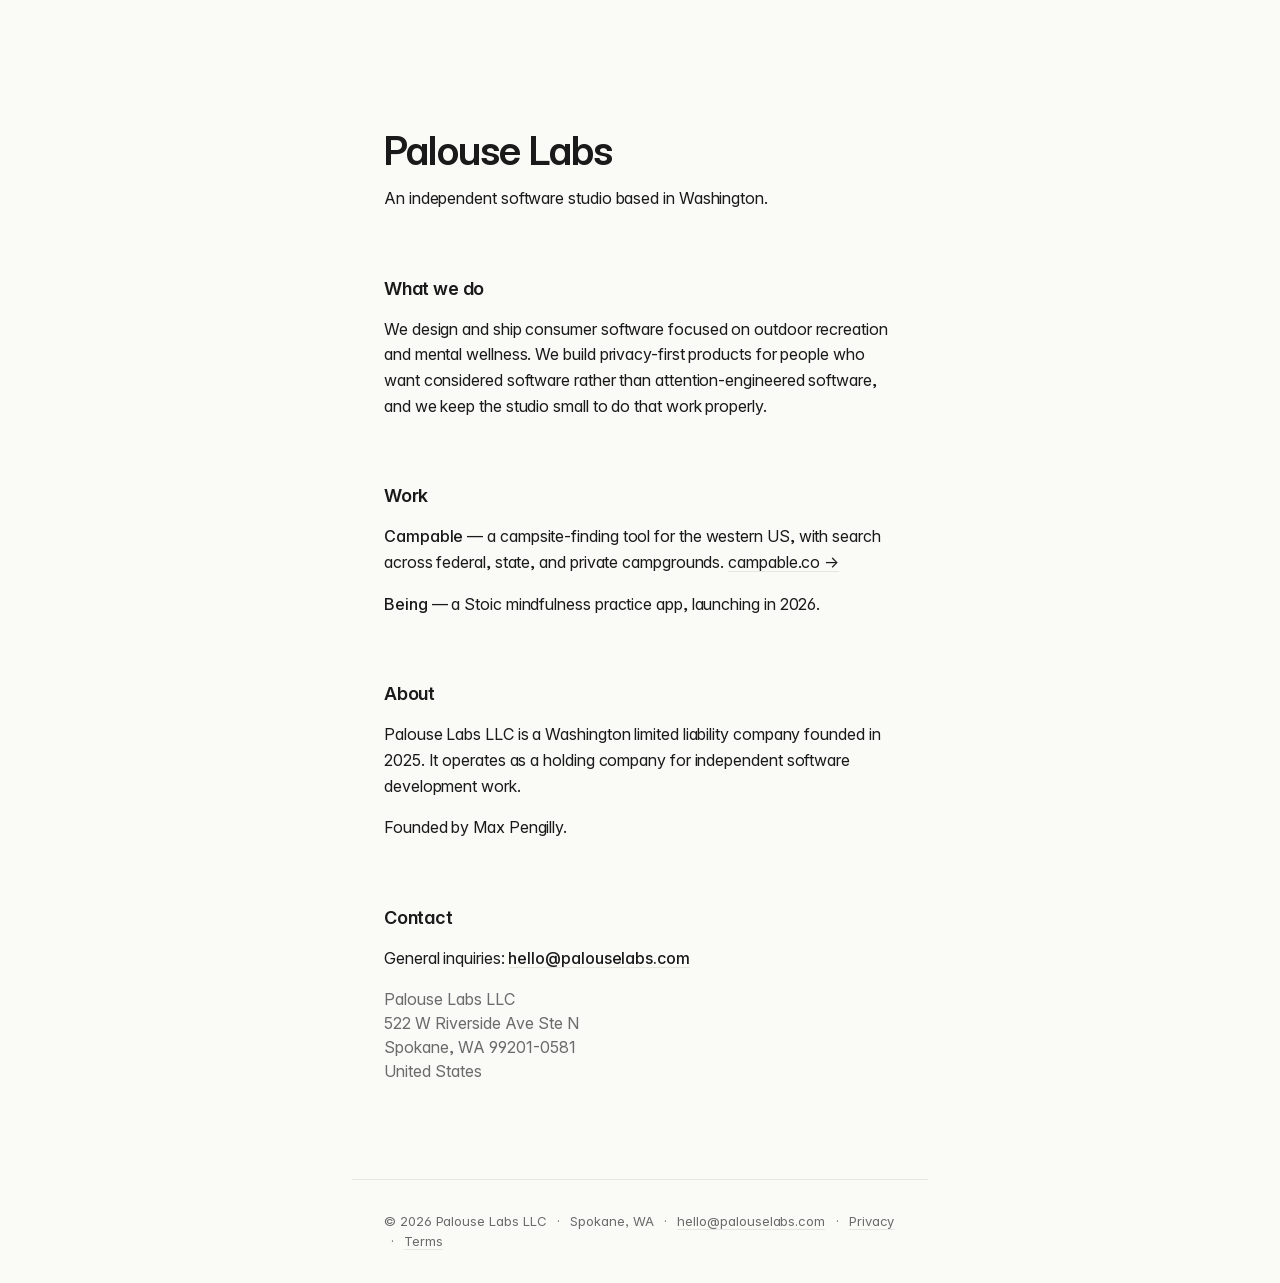
<file: index.html>
<!doctype html>
<html lang="en">
<head>
  <meta charset="utf-8">
  <meta name="viewport" content="width=device-width, initial-scale=1">
  <title>Palouse Labs &mdash; Independent software studio</title>
  <meta name="description" content="Palouse Labs LLC is an independent software studio based in Washington, founded in 2025.">
  <meta name="theme-color" content="#FAFAF7">

  <meta property="og:title" content="Palouse Labs">
  <meta property="og:description" content="An independent software studio based in Washington.">
  <meta property="og:type" content="website">
  <meta property="og:url" content="https://palouselabs.com/">
  <meta property="og:image" content="https://palouselabs.com/og.png">
  <meta property="og:image:width" content="1200">
  <meta property="og:image:height" content="630">
  <meta property="og:site_name" content="Palouse Labs">
  <meta name="twitter:card" content="summary">

  <link rel="canonical" href="https://palouselabs.com/">
  <link rel="icon" href="/favicon.svg" type="image/svg+xml">
  <link rel="icon" href="/favicon.ico" sizes="32x32">
  <link rel="apple-touch-icon" href="/apple-touch-icon.png">

  <link rel="preload" href="/fonts/InterVariable.woff2" as="font" type="font/woff2" crossorigin>
  <link rel="stylesheet" href="/styles.css">
</head>
<body>
  <main>
    <section class="hero">
      <h1>Palouse Labs</h1>
      <p class="lede">An independent software studio based in Washington.</p>
    </section>

    <section>
      <h2>What we do</h2>
      <p>We design and ship consumer software focused on outdoor recreation and mental wellness. We build privacy-first products for people who want considered software rather than attention-engineered software, and we keep the studio small to do that work properly.</p>
    </section>

    <section>
      <h2>Work</h2>
      <p><strong>Campable</strong> &mdash; a campsite-finding tool for the western US, with search across federal, state, and private campgrounds. <a href="https://campable.co">campable.co &rarr;</a></p>
      <p><strong>Being</strong> &mdash; a Stoic mindfulness practice app, launching in 2026.</p>
    </section>

    <section>
      <h2>About</h2>
      <p>Palouse Labs LLC is a Washington limited liability company founded in 2025. It operates as a holding company for independent software development work.</p>
      <p>Founded by Max Pengilly.</p>
    </section>

    <section>
      <h2>Contact</h2>
      <p>General inquiries: <a href="mailto:hello@palouselabs.com"><strong>hello@palouselabs.com</strong></a></p>
      <address>
        Palouse Labs LLC<br>
        522 W Riverside Ave Ste N<br>
        Spokane, WA 99201-0581<br>
        United States
      </address>
    </section>
  </main>

  <footer>
    <p>&copy; 2026 Palouse Labs LLC <span class="sep">&middot;</span> Spokane, WA <span class="sep">&middot;</span> <a href="mailto:hello@palouselabs.com">hello@palouselabs.com</a> <span class="sep">&middot;</span> <a href="/privacy">Privacy</a> <span class="sep">&middot;</span> <a href="/terms">Terms</a></p>
  </footer>
</body>
</html>
</file>
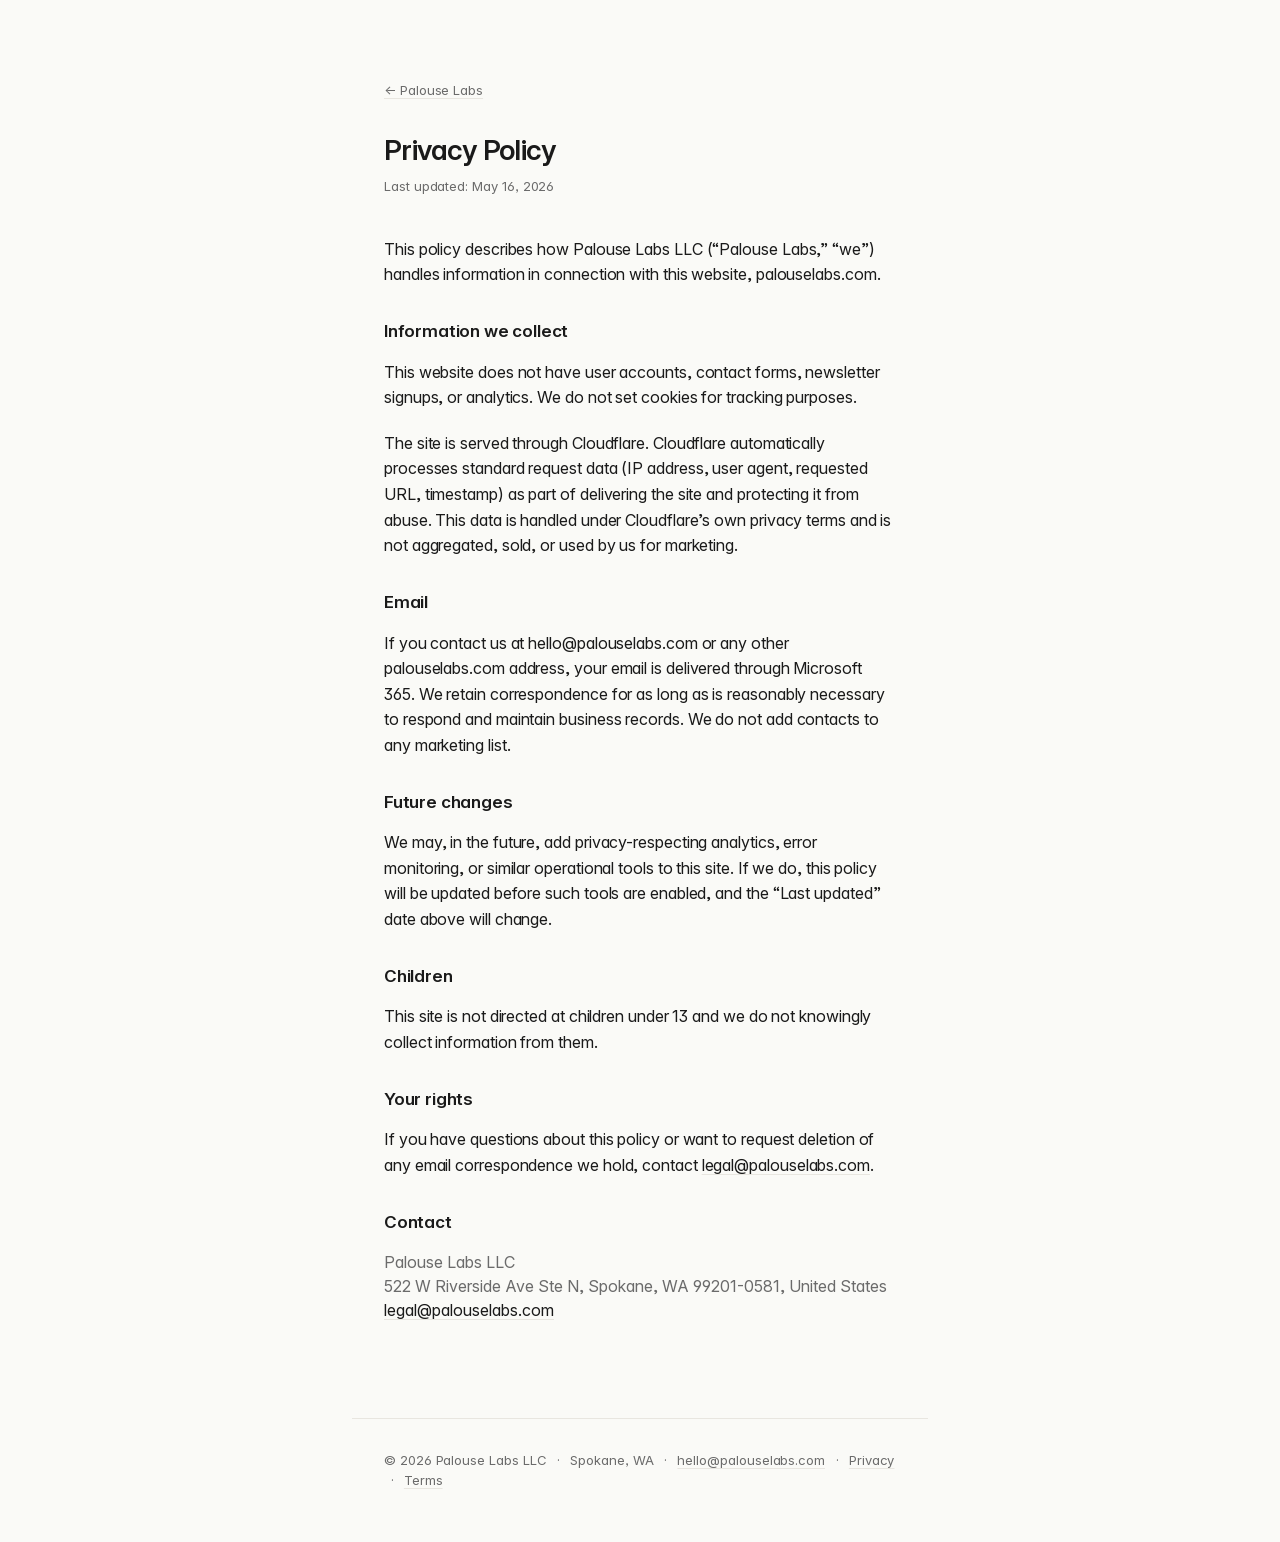
<file: privacy.html>
<!doctype html>
<html lang="en">
<head>
  <meta charset="utf-8">
  <meta name="viewport" content="width=device-width, initial-scale=1">
  <title>Privacy Policy &mdash; Palouse Labs</title>
  <meta name="description" content="How Palouse Labs LLC handles information on palouselabs.com.">
  <meta name="theme-color" content="#FAFAF7">
  <meta name="robots" content="index, follow">

  <link rel="canonical" href="https://palouselabs.com/privacy">
  <link rel="icon" href="/favicon.svg" type="image/svg+xml">
  <link rel="icon" href="/favicon.ico" sizes="32x32">
  <link rel="apple-touch-icon" href="/apple-touch-icon.png">

  <link rel="preload" href="/fonts/InterVariable.woff2" as="font" type="font/woff2" crossorigin>
  <link rel="stylesheet" href="/styles.css">
</head>
<body class="legal">
  <main>
    <p class="back"><a href="/">&larr; Palouse Labs</a></p>

    <h1>Privacy Policy</h1>
    <p class="updated">Last updated: May 16, 2026</p>

    <p>This policy describes how Palouse Labs LLC (&ldquo;Palouse Labs,&rdquo; &ldquo;we&rdquo;) handles information in connection with this website, palouselabs.com.</p>

    <h2>Information we collect</h2>
    <p>This website does not have user accounts, contact forms, newsletter signups, or analytics. We do not set cookies for tracking purposes.</p>
    <p>The site is served through Cloudflare. Cloudflare automatically processes standard request data (IP address, user agent, requested URL, timestamp) as part of delivering the site and protecting it from abuse. This data is handled under Cloudflare&rsquo;s own privacy terms and is not aggregated, sold, or used by us for marketing.</p>

    <h2>Email</h2>
    <p>If you contact us at hello@palouselabs.com or any other palouselabs.com address, your email is delivered through Microsoft 365. We retain correspondence for as long as is reasonably necessary to respond and maintain business records. We do not add contacts to any marketing list.</p>

    <h2>Future changes</h2>
    <p>We may, in the future, add privacy-respecting analytics, error monitoring, or similar operational tools to this site. If we do, this policy will be updated before such tools are enabled, and the &ldquo;Last updated&rdquo; date above will change.</p>

    <h2>Children</h2>
    <p>This site is not directed at children under 13 and we do not knowingly collect information from them.</p>

    <h2>Your rights</h2>
    <p>If you have questions about this policy or want to request deletion of any email correspondence we hold, contact <a href="mailto:legal@palouselabs.com">legal@palouselabs.com</a>.</p>

    <h2>Contact</h2>
    <address>
      Palouse Labs LLC<br>
      522 W Riverside Ave Ste N, Spokane, WA 99201-0581, United States<br>
      <a href="mailto:legal@palouselabs.com">legal@palouselabs.com</a>
    </address>
  </main>

  <footer>
    <p>&copy; 2026 Palouse Labs LLC <span class="sep">&middot;</span> Spokane, WA <span class="sep">&middot;</span> <a href="mailto:hello@palouselabs.com">hello@palouselabs.com</a> <span class="sep">&middot;</span> <a href="/privacy">Privacy</a> <span class="sep">&middot;</span> <a href="/terms">Terms</a></p>
  </footer>
</body>
</html>
</file>
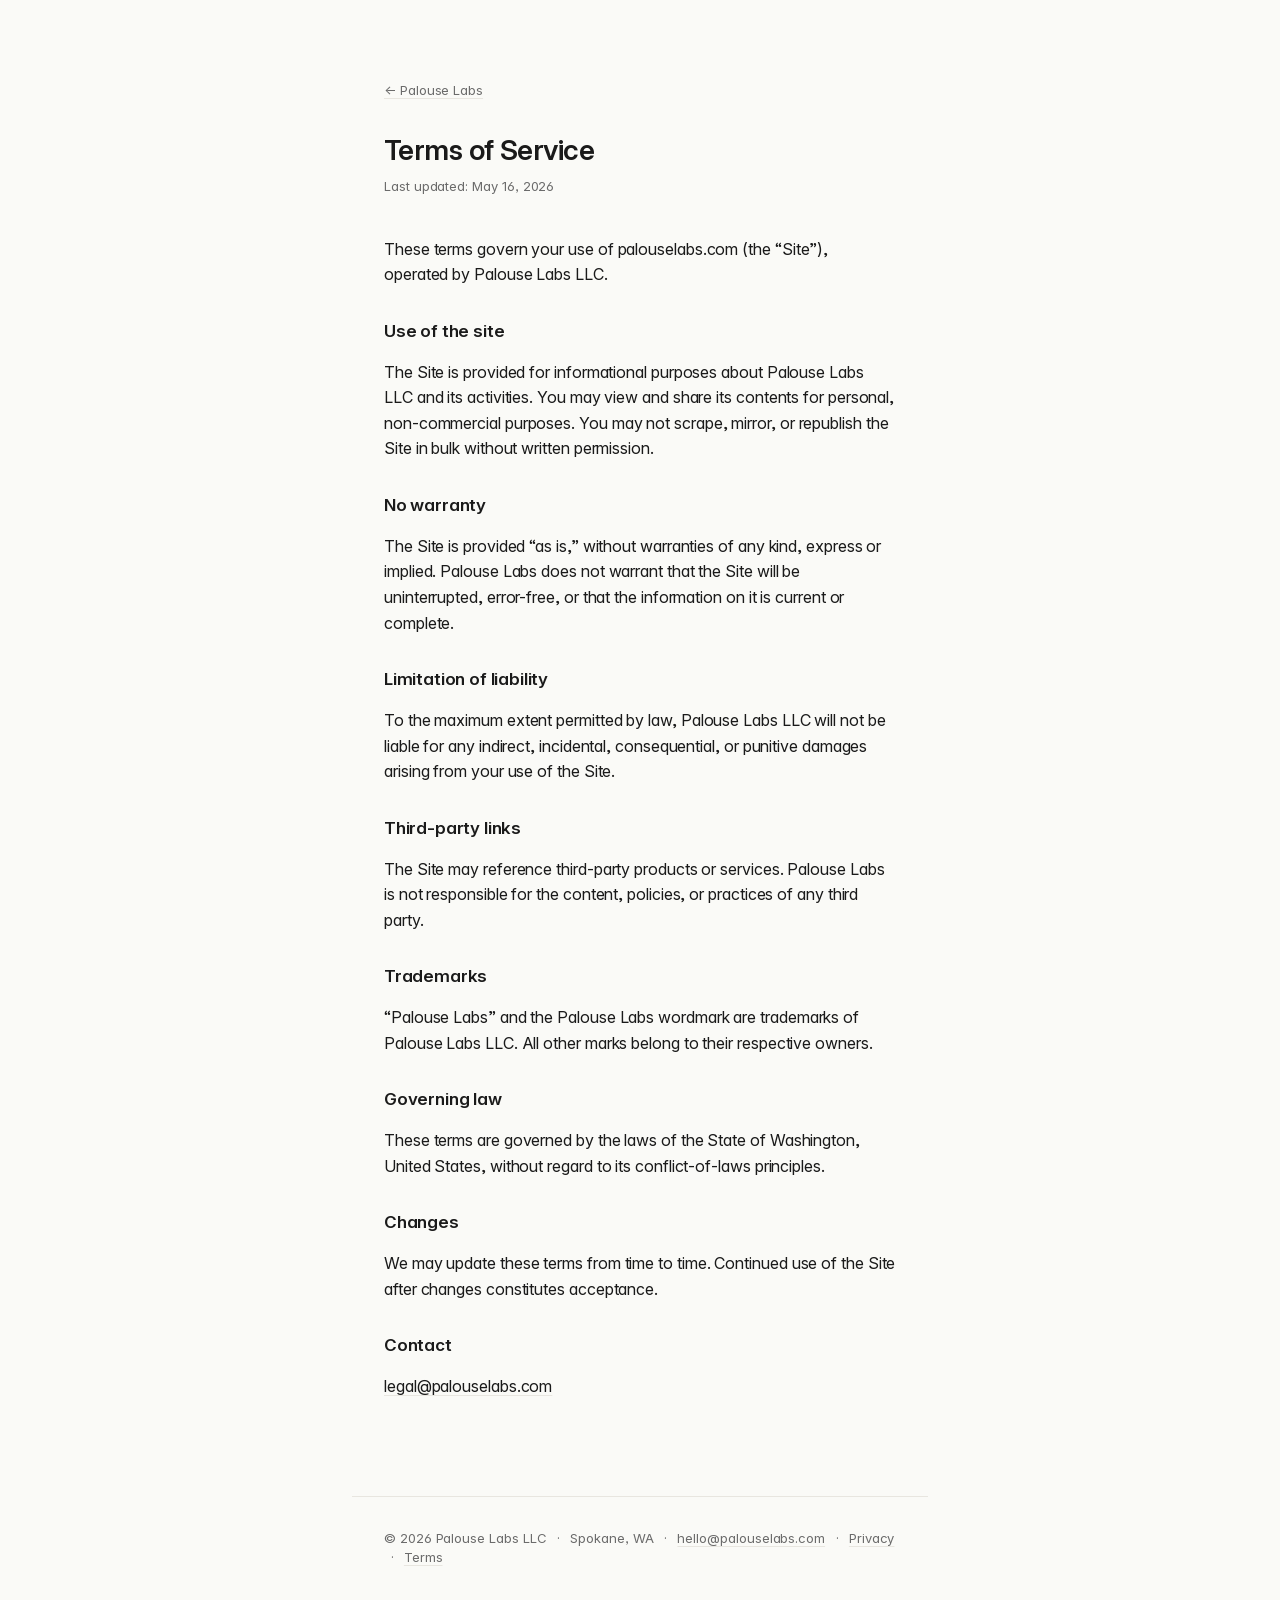
<file: terms.html>
<!doctype html>
<html lang="en">
<head>
  <meta charset="utf-8">
  <meta name="viewport" content="width=device-width, initial-scale=1">
  <title>Terms of Service &mdash; Palouse Labs</title>
  <meta name="description" content="Terms governing use of palouselabs.com.">
  <meta name="theme-color" content="#FAFAF7">
  <meta name="robots" content="index, follow">

  <link rel="canonical" href="https://palouselabs.com/terms">
  <link rel="icon" href="/favicon.svg" type="image/svg+xml">
  <link rel="icon" href="/favicon.ico" sizes="32x32">
  <link rel="apple-touch-icon" href="/apple-touch-icon.png">

  <link rel="preload" href="/fonts/InterVariable.woff2" as="font" type="font/woff2" crossorigin>
  <link rel="stylesheet" href="/styles.css">
</head>
<body class="legal">
  <main>
    <p class="back"><a href="/">&larr; Palouse Labs</a></p>

    <h1>Terms of Service</h1>
    <p class="updated">Last updated: May 16, 2026</p>

    <p>These terms govern your use of palouselabs.com (the &ldquo;Site&rdquo;), operated by Palouse Labs LLC.</p>

    <h2>Use of the site</h2>
    <p>The Site is provided for informational purposes about Palouse Labs LLC and its activities. You may view and share its contents for personal, non-commercial purposes. You may not scrape, mirror, or republish the Site in bulk without written permission.</p>

    <h2>No warranty</h2>
    <p>The Site is provided &ldquo;as is,&rdquo; without warranties of any kind, express or implied. Palouse Labs does not warrant that the Site will be uninterrupted, error-free, or that the information on it is current or complete.</p>

    <h2>Limitation of liability</h2>
    <p>To the maximum extent permitted by law, Palouse Labs LLC will not be liable for any indirect, incidental, consequential, or punitive damages arising from your use of the Site.</p>

    <h2>Third-party links</h2>
    <p>The Site may reference third-party products or services. Palouse Labs is not responsible for the content, policies, or practices of any third party.</p>

    <h2>Trademarks</h2>
    <p>&ldquo;Palouse Labs&rdquo; and the Palouse Labs wordmark are trademarks of Palouse Labs LLC. All other marks belong to their respective owners.</p>

    <h2>Governing law</h2>
    <p>These terms are governed by the laws of the State of Washington, United States, without regard to its conflict-of-laws principles.</p>

    <h2>Changes</h2>
    <p>We may update these terms from time to time. Continued use of the Site after changes constitutes acceptance.</p>

    <h2>Contact</h2>
    <p><a href="mailto:legal@palouselabs.com">legal@palouselabs.com</a></p>
  </main>

  <footer>
    <p>&copy; 2026 Palouse Labs LLC <span class="sep">&middot;</span> Spokane, WA <span class="sep">&middot;</span> <a href="mailto:hello@palouselabs.com">hello@palouselabs.com</a> <span class="sep">&middot;</span> <a href="/privacy">Privacy</a> <span class="sep">&middot;</span> <a href="/terms">Terms</a></p>
  </footer>
</body>
</html>
</file>
<file: styles.css>
@font-face {
  font-family: 'Inter';
  font-style: normal;
  font-weight: 100 900;
  font-display: swap;
  src: url('/fonts/InterVariable.woff2') format('woff2');
}

:root {
  --font-sans: 'Inter', -apple-system, BlinkMacSystemFont, 'Segoe UI', 'Helvetica Neue', Arial, sans-serif;
  --bg: #FAFAF7;
  --text: #1A1A1A;
  --text-muted: #6B6B6B;
  --border: #E8E6E0;
  --link: #1A1A1A;
  --focus: #2563EB;
}

*, *::before, *::after {
  box-sizing: border-box;
}

html {
  -webkit-text-size-adjust: 100%;
  text-size-adjust: 100%;
}

body {
  margin: 0;
  background: var(--bg);
  color: var(--text);
  font-family: var(--font-sans);
  font-size: 1rem;
  line-height: 1.6;
  font-feature-settings: 'cv11', 'ss01', 'ss03';
  text-rendering: optimizeLegibility;
  -webkit-font-smoothing: antialiased;
  -moz-osx-font-smoothing: grayscale;
}

main {
  max-width: 36rem;
  margin-inline: auto;
  padding: 8rem 2rem 0;
}

section + section {
  margin-top: 4rem;
}

.hero h1 {
  font-size: 2.5rem;
  font-weight: 600;
  letter-spacing: -0.02em;
  line-height: 1.15;
  margin: 0 0 0.75rem;
}

.hero .lede {
  margin: 0;
  font-size: 1rem;
  line-height: 1.6;
}

h2 {
  font-size: 1.125rem;
  font-weight: 600;
  letter-spacing: -0.01em;
  line-height: 1.4;
  margin: 0 0 1rem;
}

p {
  margin: 0 0 1rem;
  letter-spacing: -0.005em;
}

p:last-child {
  margin-bottom: 0;
}

address {
  font-style: normal;
  color: var(--text-muted);
  line-height: 1.5;
  margin-top: 1rem;
}

a {
  color: var(--link);
  text-decoration: underline;
  text-decoration-thickness: 1px;
  text-underline-offset: 0.2em;
  text-decoration-color: var(--border);
}

a:hover {
  text-decoration-color: var(--text);
}

strong {
  font-weight: 500;
}

:focus-visible {
  outline: 2px solid var(--focus);
  outline-offset: 2px;
  border-radius: 1px;
}

footer {
  max-width: 36rem;
  margin: 6rem auto 0;
  padding: 2rem;
  border-top: 1px solid var(--border);
}

footer p {
  margin: 0;
  font-size: 0.8125rem;
  line-height: 1.5;
  color: var(--text-muted);
}

footer a {
  color: var(--text-muted);
}

.sep {
  margin: 0 0.5em;
  color: var(--text-muted);
}

/* Legal pages */
body.legal main {
  padding-top: 5rem;
}

.legal .back {
  margin: 0 0 2rem;
  font-size: 0.8125rem;
}

.legal .back a {
  color: var(--text-muted);
}

.legal h1 {
  font-size: 1.75rem;
  font-weight: 600;
  letter-spacing: -0.02em;
  line-height: 1.25;
  margin: 0 0 0.5rem;
}

.legal .updated {
  color: var(--text-muted);
  font-size: 0.8125rem;
  margin-bottom: 2.5rem;
}

.legal h2 {
  font-size: 1.0625rem;
  margin-top: 2rem;
  margin-bottom: 1rem;
}

.legal p {
  margin-bottom: 1.25rem;
}

/* Tablet */
@media (max-width: 959px) {
  .hero h1 {
    font-size: 2.25rem;
  }
}

/* Mobile */
@media (max-width: 639px) {
  main {
    padding: 5rem 1.5rem 0;
  }

  body.legal main {
    padding-top: 3.5rem;
  }

  .hero h1 {
    font-size: 2rem;
  }

  footer {
    padding: 2rem 1.5rem;
  }

  footer p {
    text-align: left;
  }

  .sep {
    display: none;
  }

  footer p a,
  footer p > * {
    display: block;
    margin: 0.25rem 0;
  }
}
</file>
